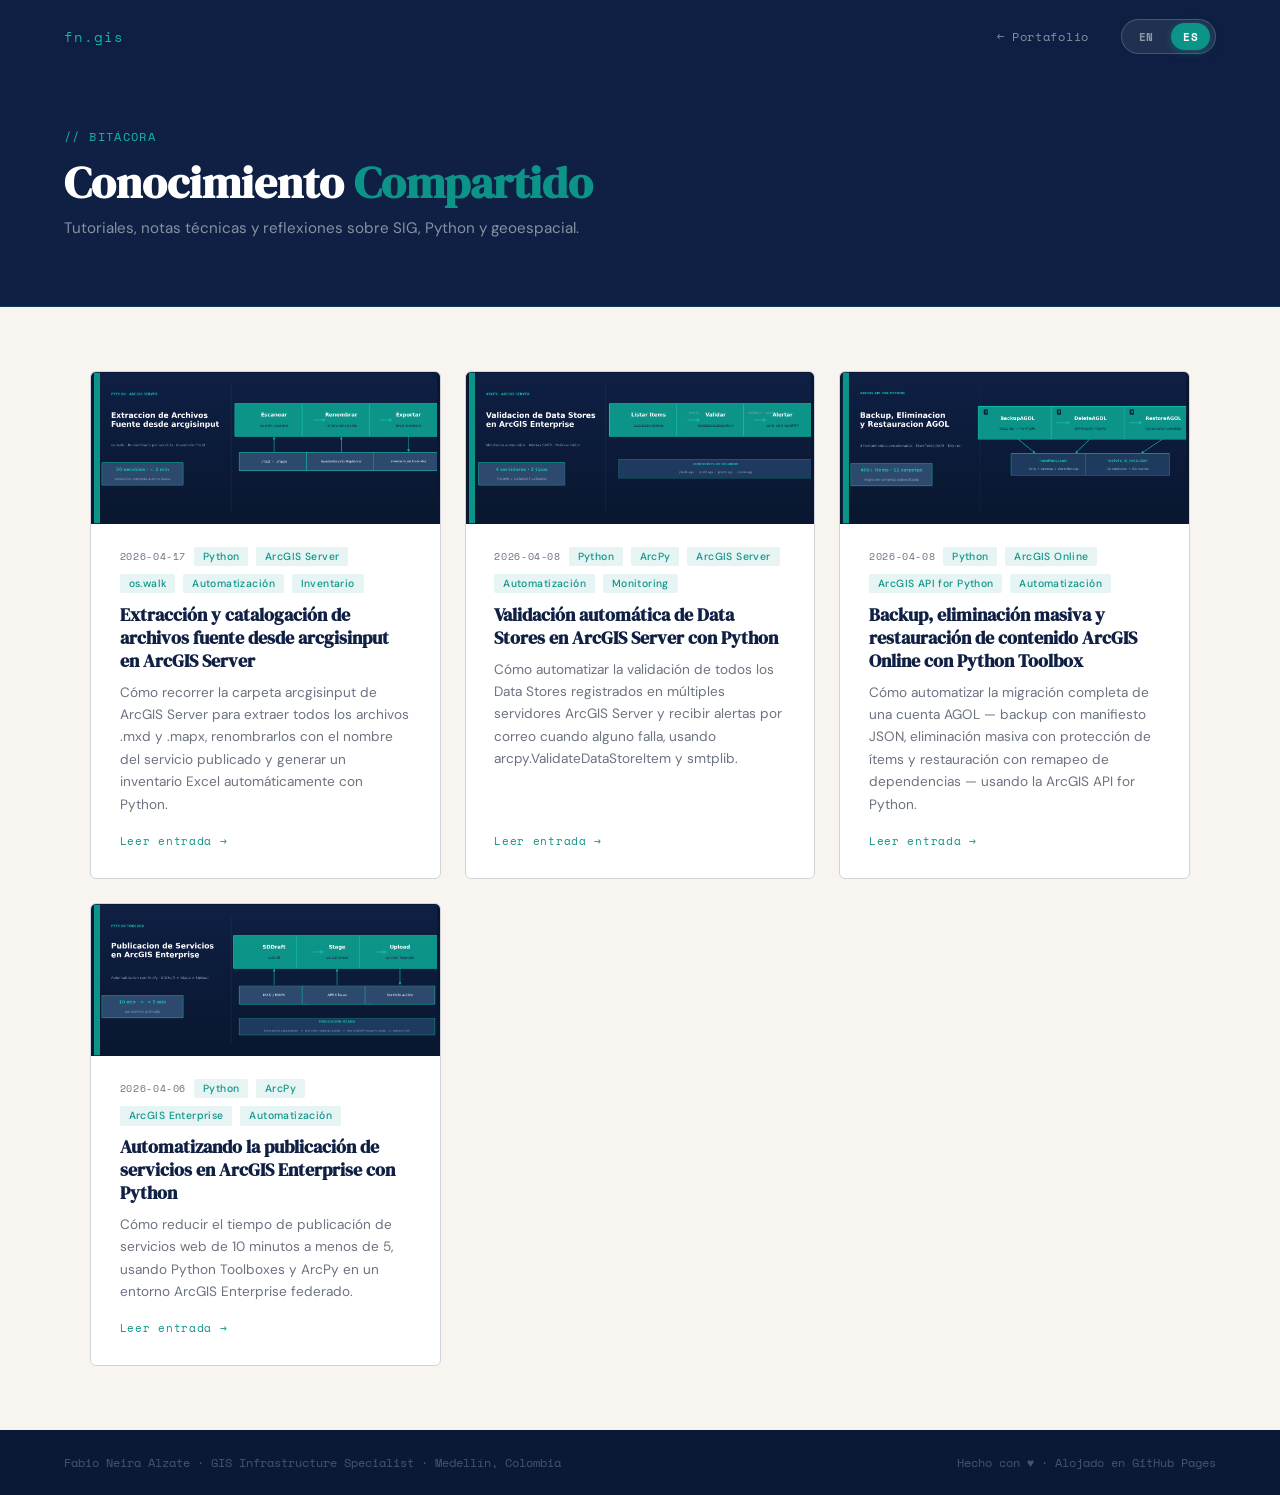
<file: blog/index.html>
<!DOCTYPE html>
<html lang="es">
<head>
  <meta charset="UTF-8" />
  <meta name="viewport" content="width=device-width, initial-scale=1.0" />
  <meta name="description" content="Blog de Fabio Neira Alzate — Bitácoras sobre SIG, Python, ArcGIS Enterprise y geoespacial." />
  <title>Blog — Fabio Neira Alzate</title>
  <link rel="preconnect" href="https://fonts.googleapis.com" />
  <link href="https://fonts.googleapis.com/css2?family=DM+Serif+Display:ital@0;1&family=DM+Sans:wght@300;400;500;600&family=Space+Mono:wght@400;700&display=swap" rel="stylesheet" />
  <link rel="icon" type="image/svg+xml" href="data:image/svg+xml,<svg xmlns='http://www.w3.org/2000/svg' viewBox='0 0 100 100'><text y='.9em' font-size='90'>🗺️</text></svg>" />
  <link rel="stylesheet" href="../css/style.css" />
  <link rel="stylesheet" href="blog.css" />
</head>
<body>

<nav id="navbar">
  <a class="nav-logo" href="../">fn.gis</a>
  <div class="nav-right">
    <a href="../" class="nav-back">
      <span data-lang="es">← Portafolio</span>
      <span data-lang="en">← Portfolio</span>
    </a>
    <div class="lang-toggle">
      <button class="lang-btn" id="btnEn">EN</button>
      <button class="lang-btn" id="btnEs">ES</button>
    </div>
  </div>
</nav>

<div class="blog-hero">
  <p class="section-tag">// <span data-lang="es">Bitácora</span><span data-lang="en">Blog</span></p>
  <h1 class="section-title">
    <span data-lang="es">Conocimiento <span class="accent">Compartido</span></span>
    <span data-lang="en">Shared <span class="accent">Knowledge</span></span>
  </h1>
  <p class="blog-hero-sub">
    <span data-lang="es">Tutoriales, notas técnicas y reflexiones sobre SIG, Python y geoespacial.</span>
    <span data-lang="en">Tutorials, technical notes and reflections on GIS, Python and geospatial.</span>
  </p>
</div>

<div class="blog-grid-section">
  <div class="blog-grid" id="blogGrid">
    <p class="blog-loading">Cargando...</p>
  </div>
</div>

<footer>
  <span>Fabio Neira Alzate · GIS Infrastructure Specialist · Medellín, Colombia</span>
  <span class="footer-built">
    <span data-lang="en">Built with ♥ · Hosted on GitHub Pages</span>
    <span data-lang="es">Hecho con ♥ · Alojado en GitHub Pages</span>
  </span>
</footer>

<script>
  let lang = localStorage.getItem('pref-lang') || 'es';

  function applyLang() {
    document.querySelectorAll('[data-lang]').forEach(el => {
      el.classList.toggle('on', el.dataset.lang === lang);
    });
    document.getElementById('btnEn').classList.toggle('active', lang === 'en');
    document.getElementById('btnEs').classList.toggle('active', lang === 'es');
    document.documentElement.lang = lang;
  }

  document.getElementById('btnEn').addEventListener('click', () => {
    lang = 'en'; localStorage.setItem('pref-lang', lang); applyLang(); renderGrid();
  });
  document.getElementById('btnEs').addEventListener('click', () => {
    lang = 'es'; localStorage.setItem('pref-lang', lang); applyLang(); renderGrid();
  });

  let posts = [];

  function renderGrid() {
    const grid = document.getElementById('blogGrid');
    if (!posts.length) {
      grid.innerHTML = `<p class="blog-empty">
        <span data-lang="es">Aún no hay entradas publicadas.</span>
        <span data-lang="en">No posts published yet.</span>
      </p>`;
      applyLang();
      return;
    }
    grid.innerHTML = posts.map(p => `
      <a class="blog-card" href="post.html?slug=${p.slug}">
        ${p.image ? `<div class="blog-card-img"><img src="${p.image}" alt="${p.title[lang]}" loading="lazy" /></div>` : ''}
        <div class="blog-card-body">
          <div class="blog-card-meta">
            <span class="blog-card-date">${p.date}</span>
            ${p.tags.map(t => `<span class="blog-tag">${t}</span>`).join('')}
          </div>
          <h2 class="blog-card-title">${p.title[lang]}</h2>
          <p class="blog-card-excerpt">${p.excerpt[lang]}</p>
          <span class="blog-card-read">
            <span data-lang="es">Leer entrada →</span>
            <span data-lang="en">Read post →</span>
          </span>
        </div>
      </a>`).join('');
    applyLang();
  }

  fetch('posts.json')
    .then(r => r.json())
    .then(data => { posts = data; renderGrid(); })
    .catch(() => { posts = []; renderGrid(); });

  applyLang();
</script>
</body>
</html>
</file>
<file: css/style.css>
/* ═══════════════════════════════════════════════════════════
   STYLE.CSS — Fabio Neira Alzate Portfolio
   ═══════════════════════════════════════════════════════════ */

:root {
  --navy:  #0f2044;
  --navy2: #1b3a6b;
  --teal:  #0d9488;
  --teal2: #14b8a6;
  --cream: #f8f5f0;
  --white: #ffffff;
  --gray1: #374151;
  --gray2: #6b7280;
  --gray3: #d1d5db;
}

*, *::before, *::after { box-sizing: border-box; margin: 0; padding: 0; }
html { scroll-behavior: smooth; }
body { font-family: 'DM Sans', sans-serif; background: var(--cream); color: var(--gray1); overflow-x: hidden; }

/* ── LANG ──────────────────────────────────────────────────── */
[data-lang] { display: none; }
[data-lang].on { display: revert; }
span[data-lang].on  { display: inline; }
p[data-lang].on     { display: block; }
div[data-lang].on   { display: block; }

/* ── NAV ───────────────────────────────────────────────────── */
#navbar {
  position: fixed; top: 0; left: 0; right: 0; z-index: 200;
  display: flex; align-items: center; justify-content: space-between;
  padding: 1.2rem 4rem;
  background: rgba(15,32,68,.96);
  backdrop-filter: blur(12px);
  transition: box-shadow .3s;
}
#navbar.scrolled { box-shadow: 0 4px 24px rgba(0,0,0,.3); }
.nav-logo { font-family: 'Space Mono', monospace; color: var(--teal2); font-size: .85rem; letter-spacing: .08em; text-decoration: none; }
.nav-right { display: flex; align-items: center; gap: 2rem; }
.nav-links { display: flex; gap: 2rem; list-style: none; }
.nav-links a { font-size: .82rem; font-weight: 500; letter-spacing: .06em; text-transform: uppercase; color: rgba(255,255,255,.65); text-decoration: none; transition: color .2s; }
.nav-links a:hover { color: var(--teal2); }
.nav-blog-link { font-size: .82rem; font-weight: 600; color: var(--teal2); text-decoration: none; display: flex; align-items: center; gap: .4rem; padding: .5rem 1rem; border: 1px solid rgba(20,184,166,.4); border-radius: 3px; transition: all .2s; }
.nav-blog-link:hover { background: rgba(20,184,166,.15); border-color: var(--teal2); transform: translateY(-2px); }

/* lang toggle */
.lang-toggle { display: flex; align-items: center; gap: .3rem; background: rgba(255,255,255,.08); border: 1px solid rgba(255,255,255,.18); border-radius: 20px; padding: .2rem .3rem; }
.lang-btn { font-family: 'Space Mono', monospace; font-size: .7rem; font-weight: 700; letter-spacing: .06em; padding: .3rem .75rem; border-radius: 16px; border: none; cursor: pointer; transition: all .2s; color: rgba(255,255,255,.5); background: transparent; }
.lang-btn.active { background: var(--teal); color: var(--white); box-shadow: 0 2px 8px rgba(13,148,136,.4); }
.lang-btn:not(.active):hover { color: var(--white); }

/* hamburger */
.hamburger { display: none; background: none; border: none; color: var(--white); font-size: 1.4rem; cursor: pointer; }
.mobile-menu { display: none; position: fixed; top: 64px; left: 0; right: 0; z-index: 199; background: var(--navy); padding: 1.5rem 2rem; }
.mobile-menu.open { display: block; }
.mobile-menu ul { list-style: none; display: flex; flex-direction: column; gap: 1.2rem; }
.mobile-menu a { color: rgba(255,255,255,.8); text-decoration: none; font-size: 1rem; font-weight: 500; }
.mobile-blog-link { display: block; margin-top: 1.5rem; padding-top: 1.5rem; border-top: 1px solid rgba(255,255,255,.1); color: var(--teal2); font-weight: 600; text-decoration: none; font-size: 1rem; transition: color .2s; }
.mobile-blog-link:hover { color: var(--white); }

/* ── HERO ──────────────────────────────────────────────────── */
#hero {
  min-height: 100vh; background: var(--navy);
  display: grid; grid-template-columns: 1fr 1fr;
  align-items: center; padding: 7rem 4rem 4rem;
  position: relative; overflow: hidden;
}
#hero::before {
  content: ''; position: absolute; inset: 0;
  background-image: linear-gradient(rgba(13,148,136,.08) 1px, transparent 1px), linear-gradient(90deg, rgba(13,148,136,.08) 1px, transparent 1px);
  background-size: 60px 60px; animation: gridMove 20s linear infinite;
}
@keyframes gridMove { 0% { background-position: 0 0; } 100% { background-position: 60px 60px; } }
#hero::after { content: ''; position: absolute; top: -10%; right: -5%; width: 55%; height: 120%; background: linear-gradient(135deg, rgba(27,58,107,.6) 0%, transparent 60%); clip-path: polygon(15% 0, 100% 0, 100% 100%, 0% 100%); pointer-events: none; }
.hero-text { position: relative; z-index: 2; }
.hero-tag { display: inline-flex; align-items: center; gap: .5rem; font-family: 'Space Mono', monospace; font-size: .72rem; color: var(--teal2); letter-spacing: .12em; text-transform: uppercase; border: 1px solid rgba(20,184,166,.3); padding: .35rem .9rem; border-radius: 2px; margin-bottom: 1.8rem; }
.hero-tag::before { content: ''; display: block; width: 6px; height: 6px; background: var(--teal2); border-radius: 50%; animation: pulse 2s ease-in-out infinite; }
@keyframes pulse { 0%,100% { opacity:1;transform:scale(1); } 50% { opacity:.4;transform:scale(1.4); } }
.hero-name { font-family: 'DM Serif Display', serif; font-size: clamp(2.8rem, 5vw, 4.5rem); line-height: 1.05; color: var(--white); margin-bottom: .6rem; }
.hero-name em { color: var(--teal2); font-style: italic; }
.hero-title { font-size: 1rem; font-weight: 300; color: rgba(255,255,255,.55); letter-spacing: .04em; margin-bottom: 2rem; }
.hero-desc { font-size: .95rem; line-height: 1.75; color: rgba(255,255,255,.7); max-width: 440px; margin-bottom: 2.5rem; }
.hero-badges { display: flex; gap: .6rem; flex-wrap: wrap; margin-bottom: 1.8rem; }
.hero-badge { font-family: 'Space Mono', monospace; font-size: .68rem; color: rgba(255,255,255,.5); border: 1px solid rgba(255,255,255,.12); border-radius: 2px; padding: .25rem .7rem; letter-spacing: .04em; }
.hero-cta { display: inline-flex; gap: 1rem; flex-wrap: wrap; }
.cv-download { display: flex; align-items: center; gap: .8rem; margin-top: 1.2rem; flex-wrap: wrap; }
.cv-label { font-family: 'Space Mono', monospace; font-size: .68rem; color: rgba(255,255,255,.35); letter-spacing: .06em; text-transform: uppercase; }
.cv-btns { display: flex; gap: .5rem; }
.cv-btn { font-family: 'Space Mono', monospace; font-size: .7rem; font-weight: 700; letter-spacing: .05em; padding: .35rem .9rem; border-radius: 3px; text-decoration: none; border: 1px solid rgba(20,184,166,.5); color: var(--teal2); transition: all .2s; }
.cv-btn:hover { background: rgba(20,184,166,.12); border-color: var(--teal2); }
.cv-btn-ats { border-color: rgba(255,255,255,.2); color: rgba(255,255,255,.5); }
.cv-btn-ats:hover { background: rgba(255,255,255,.06); border-color: rgba(255,255,255,.4); color: var(--white); }
.btn { padding: .75rem 1.8rem; font-size: .85rem; font-weight: 600; letter-spacing: .04em; text-decoration: none; border-radius: 3px; transition: all .2s; display: inline-block; }
.btn-primary { background: var(--teal); color: var(--white); border: 2px solid var(--teal); }
.btn-primary:hover { background: var(--teal2); border-color: var(--teal2); transform: translateY(-2px); }
.btn-outline { background: transparent; color: var(--white); border: 2px solid rgba(255,255,255,.3); }
.btn-outline:hover { border-color: var(--white); transform: translateY(-2px); }
.hero-visual { position: relative; z-index: 2; display: flex; flex-direction: column; gap: 1rem; align-items: flex-end; }
.hero-photo-wrap { position: relative; align-self: flex-end; margin-bottom: .5rem; }
.hero-photo {
  width: 200px; height: 200px; object-fit: cover; object-position: center top;
  border-radius: 50%;
  border: 2px solid var(--teal);
  box-shadow: 0 0 0 6px rgba(13,148,136,.15), 0 0 40px rgba(13,148,136,.25);
  display: block;
}
.stat-card { background: rgba(255,255,255,.05); border: 1px solid rgba(255,255,255,.1); border-left: 3px solid var(--teal); backdrop-filter: blur(8px); padding: 1.2rem 1.8rem; border-radius: 4px; width: 280px; animation: floatIn .8s ease forwards; opacity: 0; transform: translateX(30px); }
.stat-card:nth-child(1) { animation-delay: .3s; }
.stat-card:nth-child(2) { animation-delay: .5s; margin-right: 2rem; }
.stat-card:nth-child(3) { animation-delay: .7s; }
@keyframes floatIn { to { opacity: 1; transform: translateX(0); } }
.stat-num { font-family: 'DM Serif Display', serif; font-size: 2rem; color: var(--teal2); line-height: 1; }
.stat-label { font-size: .78rem; color: rgba(255,255,255,.55); margin-top: .3rem; font-weight: 300; }
.scroll-hint { position: absolute; bottom: 2.5rem; left: 50%; transform: translateX(-50%); z-index: 2; display: flex; flex-direction: column; align-items: center; gap: .4rem; color: rgba(255,255,255,.3); font-size: .7rem; font-family: 'Space Mono', monospace; letter-spacing: .1em; text-transform: uppercase; }
.scroll-hint::after { content: ''; display: block; width: 1px; height: 40px; background: linear-gradient(to bottom, rgba(255,255,255,.3), transparent); animation: scrollDown 1.8s ease-in-out infinite; }
@keyframes scrollDown { 0%,100% { opacity:1; } 50% { opacity:.3; } }

/* ── SECTIONS ──────────────────────────────────────────────── */
section { padding: 6rem 4rem; }
.section-tag { font-family: 'Space Mono', monospace; font-size: .72rem; color: var(--teal); letter-spacing: .12em; text-transform: uppercase; margin-bottom: .8rem; }
.section-title { font-family: 'DM Serif Display', serif; font-size: clamp(2rem, 3.5vw, 3rem); color: var(--navy); line-height: 1.1; margin-bottom: 3rem; }
.accent { color: var(--teal); }

/* ── SKILLS ────────────────────────────────────────────────── */
#skills { background: var(--white); }
.skills-grid { display: grid; grid-template-columns: repeat(auto-fill, minmax(260px, 1fr)); gap: 1.5rem; }
.skill-card { background: var(--cream); border: 1px solid var(--gray3); border-radius: 6px; padding: 1.8rem; transition: all .25s; position: relative; overflow: hidden; }
.skill-card::before { content: ''; position: absolute; top: 0; left: 0; width: 3px; height: 0; background: var(--teal); transition: height .3s ease; }
.skill-card:hover { transform: translateY(-4px); box-shadow: 0 12px 30px rgba(15,32,68,.1); }
.skill-card:hover::before { height: 100%; }
.skill-icon { font-size: 1.8rem; margin-bottom: 1rem; }
.skill-name { font-weight: 600; font-size: .95rem; color: var(--navy); margin-bottom: .5rem; }
.skill-desc { font-size: .83rem; color: var(--gray2); line-height: 1.6; }
.skill-tags { display: flex; flex-wrap: wrap; gap: .4rem; margin-top: .8rem; }
.tag { font-size: .7rem; font-weight: 500; padding: .25rem .65rem; border-radius: 2px; background: rgba(13,148,136,.1); color: var(--teal); letter-spacing: .04em; }

/* ── EXPERIENCE ────────────────────────────────────────────── */
#experience { background: var(--cream); }
.timeline { position: relative; padding-left: 2rem; }
.timeline::before { content: ''; position: absolute; left: 0; top: 8px; width: 1px; height: calc(100% - 16px); background: linear-gradient(to bottom, var(--teal), transparent); }
.exp-item { position: relative; padding: 0 0 3rem 2.5rem; opacity: 0; transform: translateY(20px); transition: all .5s ease; }
.exp-item.visible { opacity: 1; transform: translateY(0); }
.exp-item::before { content: ''; position: absolute; left: -2rem; top: 6px; width: 10px; height: 10px; background: var(--teal); border-radius: 50%; box-shadow: 0 0 0 3px rgba(13,148,136,.2); }
.exp-date { font-family: 'Space Mono', monospace; font-size: .72rem; color: var(--teal); letter-spacing: .08em; margin-bottom: .4rem; }
.exp-role { font-family: 'DM Serif Display', serif; font-size: 1.35rem; color: var(--navy); margin-bottom: .2rem; }
.exp-company { font-size: .85rem; color: var(--gray2); font-weight: 500; margin-bottom: 1rem; }
.exp-bullets { list-style: none; display: flex; flex-direction: column; gap: .5rem; }
.exp-bullets li { font-size: .88rem; line-height: 1.65; color: var(--gray1); padding-left: 1rem; position: relative; }
.exp-bullets li::before { content: '▸'; position: absolute; left: 0; color: var(--teal); font-size: .75rem; top: .05rem; }

/* ── EDUCATION ─────────────────────────────────────────────── */
#education { background: var(--navy); }
#education .section-tag { color: var(--teal2); }
#education .section-title { color: var(--white); }
.edu-grid { display: grid; grid-template-columns: repeat(auto-fill, minmax(300px, 1fr)); gap: 1.5rem; }
.edu-card { border: 1px solid rgba(255,255,255,.1); border-radius: 6px; padding: 2rem; background: rgba(255,255,255,.04); transition: all .25s; }
.edu-card:hover { background: rgba(255,255,255,.07); border-color: var(--teal); transform: translateY(-3px); }
.edu-year { font-family: 'Space Mono', monospace; font-size: .72rem; color: var(--teal2); letter-spacing: .1em; margin-bottom: .6rem; }
.edu-degree { font-family: 'DM Serif Display', serif; font-size: 1.15rem; color: var(--white); margin-bottom: .3rem; }
.edu-inst { font-size: .82rem; color: rgba(255,255,255,.5); font-weight: 300; margin-bottom: .5rem; }
.edu-note { font-size: .8rem; color: rgba(255,255,255,.45); line-height: 1.6; font-style: italic; }

/* ── CERTIFICATIONS ────────────────────────────────────────── */
#certifications { background: var(--white); }
.certs-grid { display: block; }
.cert-card { background: var(--cream); border: 1px solid var(--gray3); border-radius: 6px; padding: 1.8rem; transition: all .25s; position: relative; overflow: hidden; }
.cert-card::after { content: ''; position: absolute; bottom: 0; left: 0; right: 0; height: 3px; background: linear-gradient(90deg, var(--teal), var(--teal2)); transform: scaleX(0); transform-origin: left; transition: transform .3s ease; }
.cert-card:hover { transform: translateY(-4px); box-shadow: 0 12px 30px rgba(15,32,68,.1); }
.cert-card:hover::after { transform: scaleX(1); }
.cert-icon { font-size: 1.8rem; margin-bottom: .8rem; }
.cert-year { font-family: 'Space Mono', monospace; font-size: .68rem; color: var(--teal); letter-spacing: .1em; text-transform: uppercase; margin-bottom: .4rem; }
.cert-name { font-family: 'DM Serif Display', serif; font-size: 1.05rem; color: var(--navy); margin-bottom: .3rem; }
.cert-issuer { font-size: .8rem; color: var(--gray2); font-weight: 500; margin-bottom: .6rem; }
.cert-note { font-size: .8rem; color: var(--gray2); line-height: 1.6; }

/* ── CERT GROUPS ───────────────────────────────────────────── */
.cert-group { margin-bottom: 3rem; }
.cert-group-title {
  font-family: 'Space Mono', monospace;
  font-size: .75rem; font-weight: 700;
  color: var(--teal); letter-spacing: .1em;
  text-transform: uppercase;
  margin-bottom: 1.2rem;
  padding-bottom: .5rem;
  border-bottom: 1px solid var(--gray3);
}
.certs-subgrid { display: grid; grid-template-columns: repeat(auto-fill, minmax(260px, 1fr)); gap: 1rem; }

/* ── AWARDS ────────────────────────────────────────────────── */
#awards { background: var(--cream); }
.awards-list { display: flex; flex-direction: column; gap: 1.2rem; max-width: 760px; }
.award-item { display: flex; gap: 1.5rem; align-items: flex-start; padding: 1.4rem 1.8rem; border: 1px solid var(--gray3); border-radius: 4px; transition: all .2s; background: var(--white); }
.award-item:hover { border-color: var(--teal); background: rgba(13,148,136,.03); transform: translateX(4px); }
.award-icon { font-size: 1.6rem; flex-shrink: 0; }
.award-title { font-weight: 600; font-size: .92rem; color: var(--navy); margin-bottom: .3rem; }
.award-body { font-size: .82rem; color: var(--gray2); line-height: 1.6; }

/* ── CONTACT ───────────────────────────────────────────────── */
#contact { background: linear-gradient(135deg, var(--navy) 0%, #0d2b5e 100%); text-align: center; }
#contact .section-tag { color: var(--teal2); }
#contact .section-title { color: var(--white); }
.contact-sub { color: rgba(255,255,255,.55); font-size: .95rem; max-width: 500px; margin: 0 auto 2.5rem; line-height: 1.7; }
.contact-links { display: flex; justify-content: center; gap: 1rem; flex-wrap: wrap; }
.contact-chip { display: flex; align-items: center; gap: .6rem; padding: .75rem 1.6rem; border: 1px solid rgba(255,255,255,.2); border-radius: 3px; color: rgba(255,255,255,.75); font-size: .85rem; text-decoration: none; transition: all .2s; }
.contact-chip:hover { border-color: var(--teal2); color: var(--teal2); transform: translateY(-2px); }

/* ── CONTACT MAP ───────────────────────────────────────────── */
.map-outer {
  max-width: 680px;
  margin: 3.5rem auto 0;
}
.map-wrap {
  width: 100%;
  height: 380px;
  border-radius: 8px;
  overflow: hidden;
  border: 1px solid rgba(20,184,166,.3);
  box-shadow: 0 20px 60px rgba(0,0,0,.5);
}
.leaflet-control-layers {
  background: rgba(15,32,68,.92) !important;
  border: 1px solid rgba(20,184,166,.3) !important;
  border-radius: 6px !important;
  backdrop-filter: blur(8px);
  box-shadow: 0 8px 24px rgba(0,0,0,.4) !important;
}
.leaflet-control-layers-list {
  padding: .4rem .2rem !important;
}
.leaflet-control-layers label {
  color: rgba(255,255,255,.75) !important;
  font-family: 'Space Mono', monospace !important;
  font-size: .65rem !important;
  letter-spacing: .05em;
  display: flex; align-items: center; gap: .4rem;
  padding: .25rem .5rem;
  cursor: pointer;
  transition: color .2s;
}
.leaflet-control-layers label:hover { color: #14b8a6 !important; }
.leaflet-control-layers input[type=radio] { accent-color: #14b8a6; }
.leaflet-control-zoom a {
  background: rgba(15,32,68,.92) !important;
  border-color: rgba(20,184,166,.3) !important;
  color: rgba(255,255,255,.8) !important;
}
.leaflet-control-zoom a:hover {
  background: rgba(13,148,136,.3) !important;
  color: #fff !important;
}
.leaflet-tooltip.map-tip {
  background: rgba(15,32,68,.9); border: 1px solid rgba(20,184,166,.4);
  color: #14b8a6; font-family: 'Space Mono', monospace; font-size: .62rem;
  letter-spacing: .06em; padding: .2rem .5rem; border-radius: 3px; box-shadow: none;
}
.leaflet-tooltip.map-tip::before { display: none; }

/* ── CERT SHOW MORE ────────────────────────────────────────── */
.cert-hidden { display: none !important; }
.cert-show-btn {
  display: inline-block; margin-top: 1rem;
  font-family: 'Space Mono', monospace; font-size: .72rem; font-weight: 700;
  letter-spacing: .06em; text-transform: uppercase;
  color: var(--teal); background: transparent;
  border: 1px solid rgba(13,148,136,.35); border-radius: 3px;
  padding: .4rem 1.1rem; cursor: pointer; transition: all .2s;
}
.cert-show-btn:hover { background: rgba(13,148,136,.08); border-color: var(--teal); }

/* ── CONTACT FORM ──────────────────────────────────────────── */
.contact-form {
  max-width: 620px; margin: 2.5rem auto 0;
  display: flex; flex-direction: column; gap: 1.2rem;
}
.form-row { display: grid; grid-template-columns: 1fr 1fr; gap: 1.2rem; }
.form-group { display: flex; flex-direction: column; gap: .4rem; text-align: left; }
.form-group label { font-size: .78rem; font-weight: 600; color: rgba(255,255,255,.5); letter-spacing: .05em; text-transform: uppercase; font-family: 'Space Mono', monospace; }
.form-group input,
.form-group textarea {
  background: rgba(255,255,255,.06); border: 1px solid rgba(255,255,255,.15);
  border-radius: 4px; padding: .75rem 1rem; color: var(--white);
  font-family: 'DM Sans', sans-serif; font-size: .9rem;
  transition: border-color .2s; resize: vertical;
}
.form-group input::placeholder,
.form-group textarea::placeholder { color: rgba(255,255,255,.25); }
.form-group input:focus,
.form-group textarea:focus { outline: none; border-color: var(--teal2); background: rgba(255,255,255,.09); }
.form-submit { align-self: flex-start; margin-top: .4rem; }

/* ── FOOTER ────────────────────────────────────────────────── */
footer { background: #0a1a36; display: flex; justify-content: space-between; align-items: center; padding: 1.5rem 4rem; font-size: .75rem; color: rgba(255,255,255,.25); font-family: 'Space Mono', monospace; flex-wrap: wrap; gap: .5rem; }
.footer-blog-link { color: rgba(255,255,255,.35); text-decoration: none; font-size: .75rem; transition: color .2s; }
.footer-blog-link:hover { color: var(--teal2); }

/* ── RESPONSIVE ────────────────────────────────────────────── */
@media (max-width: 900px) {
  #navbar { padding: 1rem 1.5rem; }
  .nav-links { display: none; }
  .nav-blog-link { display: none; }
  .hamburger { display: block; }
  #hero { grid-template-columns: 1fr; padding: 7rem 1.5rem 4rem; }
  .hero-visual { display: flex; flex-direction: row; justify-content: center; align-items: center; gap: 1.2rem; flex-wrap: wrap; margin-top: 2.5rem; }
  .hero-photo-wrap { margin-bottom: 0; }
  .hero-photo { width: 110px; height: 110px; }
  .stat-card { width: auto; flex: 1 1 140px; min-width: 130px; padding: .9rem 1rem; margin-right: 0 !important; }
  .stat-num { font-size: 1.5rem; }
  section { padding: 4rem 1.5rem; }
  footer { padding: 1.5rem; justify-content: center; text-align: center; }
}
@media (max-width: 500px) {
  .hero-name { font-size: 2.4rem; }
  .section-title { font-size: 1.8rem; }
  .map-wrap { height: 260px; }
  .form-row { grid-template-columns: 1fr; }
  .form-submit { align-self: stretch; text-align: center; }
}
</file>
<file: blog/blog.css>
/* ═══════════════════════════════════════════════════════════
   BLOG.CSS — Fabio Neira Alzate Blog
   ═══════════════════════════════════════════════════════════ */

/* ── BLOG NAV ──────────────────────────────────────────────── */
.nav-back {
  font-family: 'Space Mono', monospace; font-size: .72rem;
  color: rgba(255,255,255,.5); text-decoration: none;
  letter-spacing: .06em; transition: color .2s;
}
.nav-back:hover { color: var(--teal2); }

/* ── BLOG HERO ─────────────────────────────────────────────── */
.blog-hero {
  background: var(--navy); padding: 8rem 4rem 4rem;
  border-bottom: 1px solid rgba(20,184,166,.15);
}
.blog-hero-sub {
  font-size: .95rem; color: rgba(255,255,255,.5);
  max-width: 520px; line-height: 1.75; margin-top: -.5rem;
}
.blog-hero .section-title { color: var(--white); margin-bottom: 1rem; }
.blog-hero .section-tag   { color: var(--teal2); }

/* ── BLOG GRID ─────────────────────────────────────────────── */
.blog-grid-section { padding: 4rem; background: var(--cream); min-height: 40vh; }
.blog-grid {
  display: grid;
  grid-template-columns: repeat(auto-fill, minmax(320px, 1fr));
  gap: 1.5rem; max-width: 1100px; margin: 0 auto;
}
.blog-card {
  background: var(--white); border: 1px solid var(--gray3);
  border-radius: 6px; text-decoration: none;
  display: flex; flex-direction: column; gap: 0;
  transition: all .25s; position: relative; overflow: hidden;
}
.blog-card-img {
  width: 100%; aspect-ratio: 16 / 7; overflow: hidden;
  background: var(--navy);
}
.blog-card-img img {
  width: 100%; height: 100%; object-fit: cover;
  display: block; transition: transform .4s ease;
}
.blog-card:hover .blog-card-img img { transform: scale(1.03); }
.blog-card-body {
  padding: 1.4rem 1.8rem 1.8rem;
  display: flex; flex-direction: column; gap: .6rem; flex: 1;
}
.blog-card::before {
  content: ''; position: absolute; top: 0; left: 0;
  width: 3px; height: 0; background: var(--teal);
  transition: height .3s ease;
}
.blog-card:hover { transform: translateY(-4px); box-shadow: 0 12px 30px rgba(15,32,68,.1); }
.blog-card:hover::before { height: 100%; }
.blog-card-meta { display: flex; align-items: center; gap: .5rem; flex-wrap: wrap; }
.blog-card-date {
  font-family: 'Space Mono', monospace; font-size: .65rem;
  color: var(--gray2); letter-spacing: .06em;
}
.blog-tag {
  font-size: .65rem; font-weight: 500; padding: .2rem .55rem;
  border-radius: 2px; background: rgba(13,148,136,.1);
  color: var(--teal); letter-spacing: .04em;
}
.blog-card-title {
  font-family: 'DM Serif Display', serif; font-size: 1.15rem;
  color: var(--navy); line-height: 1.25;
}
.blog-card-excerpt { font-size: .85rem; color: var(--gray2); line-height: 1.65; flex: 1; }
.blog-card-read {
  font-family: 'Space Mono', monospace; font-size: .7rem;
  color: var(--teal); letter-spacing: .06em; margin-top: .4rem;
}
.blog-empty, .blog-loading {
  font-family: 'Space Mono', monospace; font-size: .8rem;
  color: var(--gray2); text-align: center; padding: 3rem;
  grid-column: 1 / -1;
}

/* ── POST PAGE ─────────────────────────────────────────────── */
.post-hero { background: var(--navy); padding: 8rem 4rem 3rem; }
.post-hero .post-meta { display: flex; gap: .8rem; align-items: center; flex-wrap: wrap; margin-bottom: 1rem; }
.post-hero .post-date {
  font-family: 'Space Mono', monospace; font-size: .68rem;
  color: var(--teal2); letter-spacing: .08em;
}
.post-hero h1 {
  font-family: 'DM Serif Display', serif;
  font-size: clamp(1.8rem, 3.5vw, 2.8rem);
  color: var(--white); line-height: 1.1; max-width: 760px;
}

.post-body {
  max-width: 760px; margin: 0 auto;
  padding: 3.5rem 4rem; background: var(--white);
}
.post-body h1, .post-body h2, .post-body h3 {
  font-family: 'DM Serif Display', serif; color: var(--navy);
  line-height: 1.2; margin: 2rem 0 .8rem;
}
.post-body h1 { font-size: 1.9rem; }
.post-body h2 { font-size: 1.45rem; padding-bottom: .4rem; border-bottom: 1px solid var(--gray3); }
.post-body h3 { font-size: 1.15rem; }
.post-body p  { font-size: .95rem; line-height: 1.8; color: var(--gray1); margin-bottom: 1.2rem; }
.post-body ul, .post-body ol { padding-left: 1.5rem; margin-bottom: 1.2rem; }
.post-body li { font-size: .95rem; line-height: 1.75; color: var(--gray1); margin-bottom: .3rem; }
.post-body a  { color: var(--teal); text-decoration: underline; }
.post-body a:hover { color: var(--teal2); }
.post-body strong { color: var(--navy); font-weight: 600; }
.post-body blockquote {
  border-left: 3px solid var(--teal); margin: 1.5rem 0;
  padding: .8rem 1.2rem; background: rgba(13,148,136,.05);
  border-radius: 0 4px 4px 0;
}
.post-body blockquote p { margin: 0; color: var(--gray2); font-style: italic; }
.post-body pre {
  border-radius: 0;
  padding: 1.4rem 4rem; overflow-x: auto;
  margin: 1.5rem -4rem;
}
.post-body pre .hljs {
  background: #282c34;  /* atom-one-dark background */
  padding: 0;
  font-family: 'Space Mono', monospace; font-size: .76rem;
  line-height: 1.6;
}
.post-body code {
  font-family: 'Space Mono', monospace; font-size: .76rem;
}
.post-body p code, .post-body li code {
  background: rgba(13,148,136,.1); color: var(--teal);
  padding: .15rem .4rem; border-radius: 3px;
}
.post-body pre code { background: none; padding: 0; }
.post-ai-note {
  display: block; margin-top: 2rem;
  font-family: 'Space Mono', monospace; font-size: .68rem;
  color: var(--gray2); letter-spacing: .04em;
  padding-top: 1rem; border-top: 1px solid var(--gray3);
}
.post-body img {
  display: block; width: calc(100% + 8rem); max-width: none;
  margin: 1.8rem -4rem; border-radius: 4px;
  box-shadow: 0 4px 24px rgba(15,32,68,.15);
}
.post-body img + em {
  display: block; text-align: center; font-size: .78rem;
  color: var(--gray2); margin-top: -.8rem; margin-bottom: 1.4rem;
}
.post-not-found { text-align: center; padding: 6rem 2rem; }
.post-not-found p { color: var(--gray2); font-family: 'Space Mono', monospace; font-size: .85rem; }

/* ── SHARE ─────────────────────────────────────────────────── */
.post-share {
  max-width: 760px; margin: 0 auto;
  padding: 2rem 4rem 3rem;
  background: var(--white);
  border-top: 1px solid var(--gray3);
  display: none; align-items: center; gap: 1.2rem; flex-wrap: wrap;
}
.post-share.visible { display: flex; }
.share-label {
  font-family: 'Space Mono', monospace; font-size: .7rem;
  color: var(--gray2); letter-spacing: .08em; white-space: nowrap;
}
.share-buttons { display: flex; gap: .6rem; flex-wrap: wrap; }
.share-btn {
  display: inline-flex; align-items: center; gap: .45rem;
  font-family: 'Space Mono', monospace; font-size: .7rem;
  font-weight: 700; letter-spacing: .04em;
  padding: .45rem .9rem; border-radius: 4px;
  border: 1.5px solid transparent;
  cursor: pointer; text-decoration: none;
  transition: all .2s; white-space: nowrap;
}
.share-btn svg { width: 14px; height: 14px; flex-shrink: 0; }

.share-linkedin { background: #0A66C2; color: #fff; border-color: #0A66C2; }
.share-linkedin:hover { background: #004182; border-color: #004182; }

.share-twitter { background: #000; color: #fff; border-color: #000; }
.share-twitter:hover { background: #1a1a1a; border-color: #333; }

.share-whatsapp { background: #25D366; color: #fff; border-color: #25D366; }
.share-whatsapp:hover { background: #128C7E; border-color: #128C7E; }

.share-copy {
  background: transparent; color: var(--teal);
  border-color: var(--teal);
}
.share-copy:hover { background: var(--teal); color: #fff; }
.share-copy .copy-done { display: none; }
.share-copy.copied .copy-default { display: none; }
.share-copy.copied .copy-done    { display: inline; }
.share-copy.copied { background: var(--teal); color: #fff; border-color: var(--teal); }

@media (max-width: 900px) {
  .post-share { padding: 1.5rem; }
}

/* ── RESPONSIVE ────────────────────────────────────────────── */
@media (max-width: 900px) {
  .blog-hero, .post-hero { padding: 7rem 1.5rem 3rem; }
  .blog-grid-section { padding: 2.5rem 1.5rem; }
  .post-body { padding: 2.5rem 1.5rem; }
  .post-body pre { margin: 1.5rem -1.5rem; padding: 1.4rem 1.5rem; }
  .post-body img { width: calc(100% + 3rem); margin: 1.5rem -1.5rem; }
}
</file>
